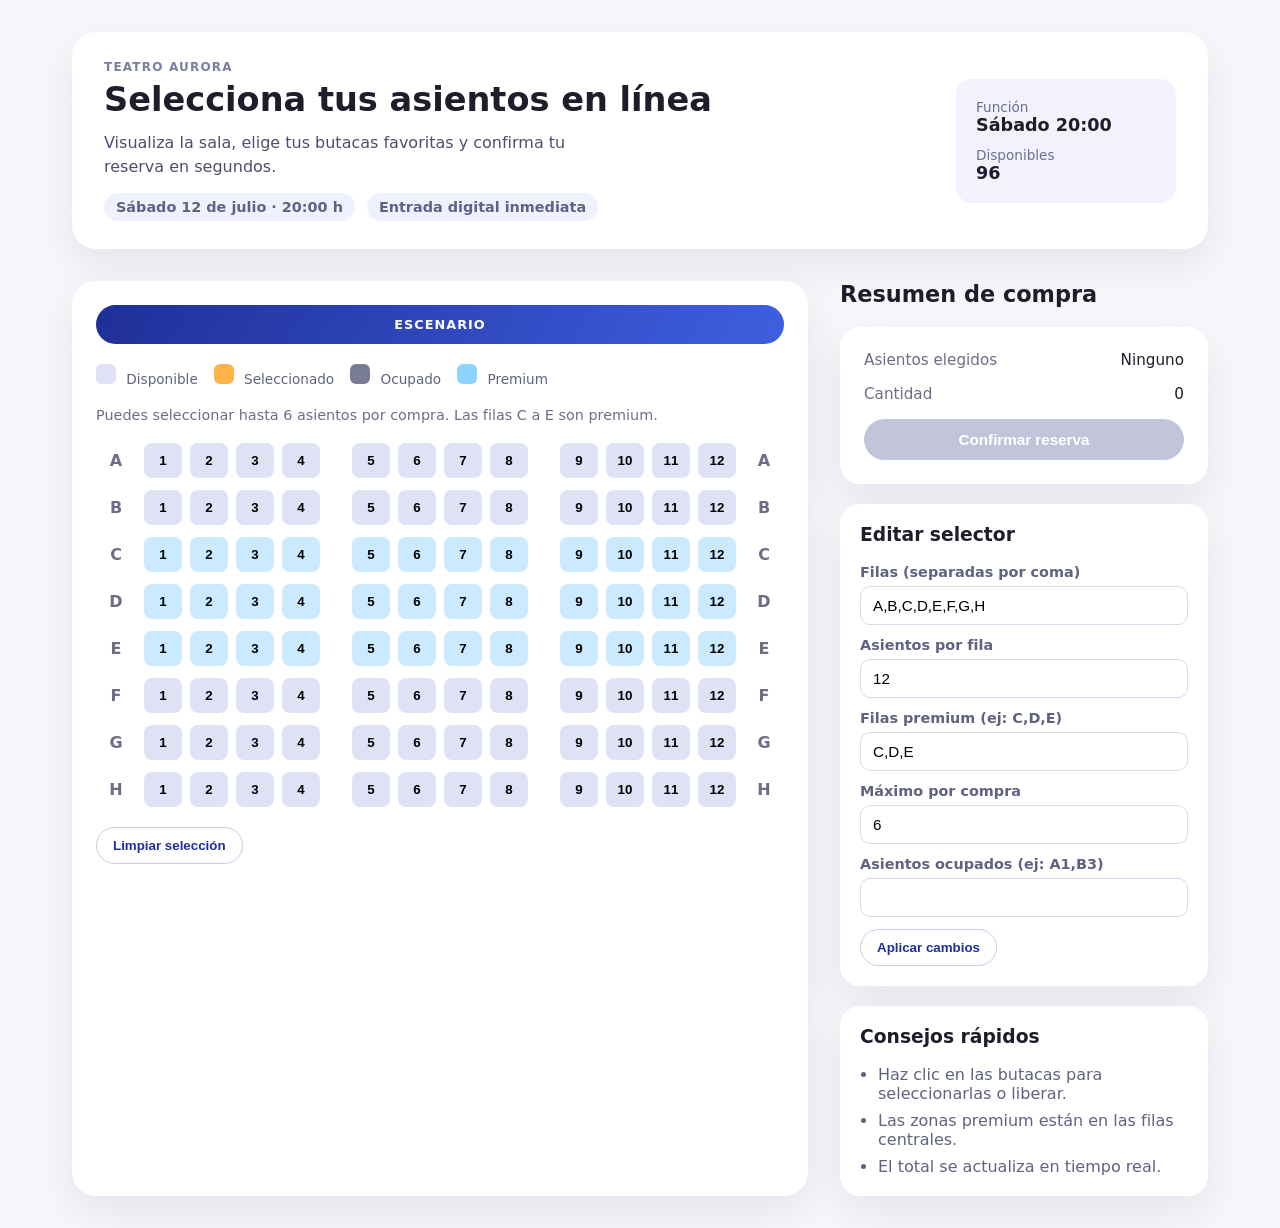
<file: index.html>
<!DOCTYPE html>
<html lang="es">
  <head>
    <meta charset="UTF-8" />
    <meta name="viewport" content="width=device-width, initial-scale=1.0" />
    <title>Selector de asientos - Teatro Aurora</title>
    <link rel="stylesheet" href="styles.css" />
  </head>
  <body>
    <main class="page">
      <header class="hero">
        <div>
          <p class="eyebrow">Teatro Aurora</p>
          <h1>Selecciona tus asientos en línea</h1>
          <p class="subtitle">
            Visualiza la sala, elige tus butacas favoritas y confirma tu reserva en
            segundos.
          </p>
          <div class="meta">
            <span>Sábado 12 de julio · 20:00 h</span>
            <span>Entrada digital inmediata</span>
          </div>
        </div>
        <div class="show-info">
          <div>
            <span class="label">Función</span>
            <span class="value">Sábado 20:00</span>
          </div>
          <div>
            <span class="label">Disponibles</span>
            <span class="value" id="available-count">0</span>
          </div>
        </div>
      </header>

      <section class="seat-selector">
        <div class="screen">Escenario</div>
        <div class="legend">
          <span><span class="seat available"></span> Disponible</span>
          <span><span class="seat selected"></span> Seleccionado</span>
          <span><span class="seat occupied"></span> Ocupado</span>
          <span><span class="seat premium"></span> Premium</span>
        </div>
        <p class="hint" id="selection-hint">
          Puedes seleccionar hasta 6 asientos por compra. Las filas C a E son
          premium.
        </p>
        <div class="seating" id="seating"></div>
        <div class="actions">
          <button class="ghost" id="clear-selection" type="button">Limpiar selección</button>
          <span class="status" id="status-message" aria-live="polite"></span>
        </div>
      </section>

      <aside class="summary">
        <h2>Resumen de compra</h2>
        <div class="summary-card">
          <div class="summary-row">
            <span class="label">Asientos elegidos</span>
            <span class="value" id="selected-seats">Ninguno</span>
          </div>
          <div class="summary-row">
            <span class="label">Cantidad</span>
            <span class="value" id="selected-count">0</span>
          </div>
          <button class="cta" id="reserve" disabled>Confirmar reserva</button>
        </div>
        <div class="config">
          <h3>Editar selector</h3>
          <form id="config-form">
            <label>
              Filas (separadas por coma)
              <input type="text" id="rows-input" value="A,B,C,D,E,F,G,H" />
            </label>
            <label>
              Asientos por fila
              <input type="number" id="seats-input" min="1" max="20" value="12" />
            </label>
            <label>
              Filas premium (ej: C,D,E)
              <input type="text" id="premium-input" value="C,D,E" />
            </label>
            <label>
              Máximo por compra
              <input type="number" id="max-input" min="1" max="20" value="6" />
            </label>
            <label>
              Asientos ocupados (ej: A1,B3)
              <input type="text" id="occupied-input" value="" />
            </label>
            <button class="ghost" type="submit">Aplicar cambios</button>
          </form>
        </div>
        <div class="tips">
          <h3>Consejos rápidos</h3>
          <ul>
            <li>Haz clic en las butacas para seleccionarlas o liberar.</li>
            <li>Las zonas premium están en las filas centrales.</li>
            <li>El total se actualiza en tiempo real.</li>
          </ul>
        </div>
      </aside>
    </main>

    <script src="script.js"></script>
  </body>
</html>
</file>
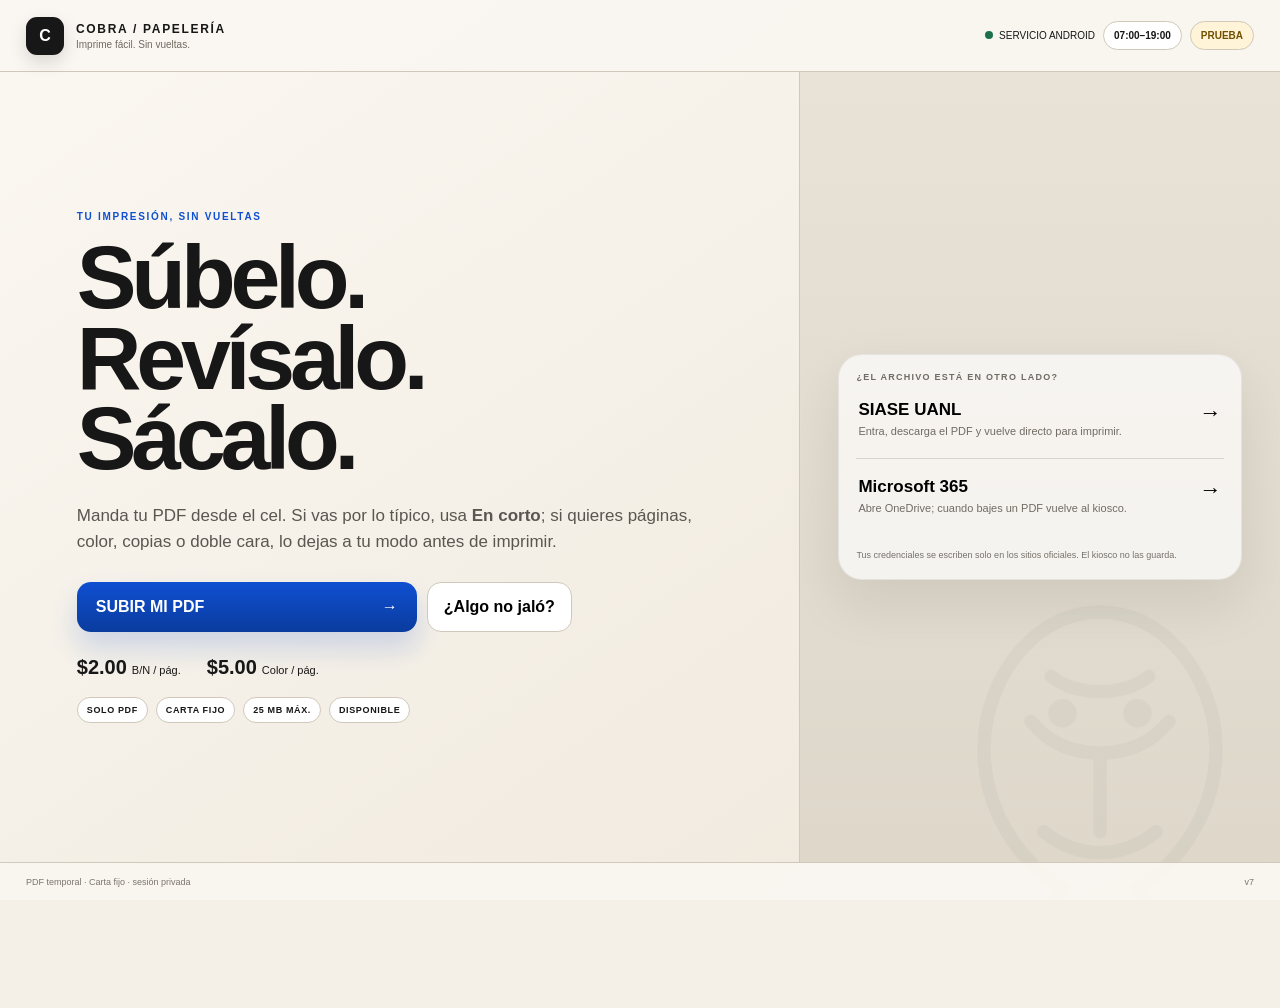
<file: papeleria-android/app/src/main/assets/index.html>
<!doctype html><html lang="es"><head><meta charset="utf-8"><meta name="viewport" content="width=device-width,initial-scale=1,viewport-fit=cover"><meta name="theme-color" content="#f4f0e8"><title>Cobra Print</title><style>
:root{--bg:#f4f0e8;--panel:#fbf8f2;--ink:#171717;--mut:#706b63;--line:#d0c8ba;--blue:#0f4fd1;--blue2:#0a3c9e;--green:#1e704c;--amber:#8a6200;--red:#9a3030;--shadow:0 22px 55px #17171718;--cobra:url("data:image/svg+xml;utf8,<svg xmlns='http://www.w3.org/2000/svg' viewBox='0 0 600 600'><g fill='none' stroke='%23171717' stroke-width='18' stroke-linecap='round' stroke-linejoin='round'><path d='M300 72c-62 0-115 44-141 110-20 51-18 110 6 162 19 42 48 73 86 98-45 38-71 91-71 150'/><path d='M300 72c62 0 115 44 141 110 20 51 18 110-6 162-19 42-48 73-86 98 45 38 71 91 71 150'/><path d='M208 218c22 27 53 42 92 42s70-15 92-42'/><path d='M235 158c17 13 40 20 65 20s48-7 65-20'/><path d='M300 260v105'/><path d='M225 365c23 18 48 28 75 28s52-10 75-28'/><circle cx='250' cy='207' r='10' fill='%23171717'/><circle cx='350' cy='207' r='10' fill='%23171717'/></g></svg>")}
*{box-sizing:border-box}html,body{margin:0;width:100%;height:100%;overflow:hidden;background:var(--bg);color:var(--ink);font-family:Inter,Segoe UI,Arial,sans-serif}button,input{font:inherit}button{cursor:pointer}.hidden{display:none!important}.app{height:100%;display:grid;grid-template-rows:72px 1fr 38px;background:linear-gradient(145deg,#fbf8f2,#eee7db);position:relative}.app:after{content:"";position:absolute;right:-5vh;bottom:-12vh;width:50vh;height:50vh;background:var(--cobra) center/contain no-repeat;opacity:.027;pointer-events:none}.top{display:flex;align-items:center;justify-content:space-between;padding:0 26px;border-bottom:1px solid var(--line);background:#faf7f1ed;z-index:3}.brand{display:flex;align-items:center;gap:12px}.mark{width:38px;height:38px;border-radius:11px;background:#171717;color:#fff;display:grid;place-items:center;font-weight:900;box-shadow:0 7px 18px #0002;user-select:none}.brand b{display:block;font-size:12px;letter-spacing:.14em}.brand small{display:block;font-size:10px;color:var(--mut);margin-top:3px}.status{display:flex;gap:8px;align-items:center;font-size:10px;text-transform:uppercase}.pill{padding:8px 10px;border:1px solid var(--line);border-radius:99px;background:#fff;font-weight:800}.demo{background:#fff4d7;color:#715000}.dot{display:inline-block;width:8px;height:8px;border-radius:50%;background:var(--green);margin-right:6px}.dot.warn{background:var(--amber)}.main{min-height:0;position:relative}.screen{display:none;height:100%;min-height:0;position:relative}.screen.active{display:block}.footer{display:flex;align-items:center;justify-content:space-between;padding:0 26px;border-top:1px solid var(--line);background:#faf7f1ed;font-size:9px;color:#7a756d;z-index:3}.eye{color:var(--blue);font-size:10px;font-weight:900;text-transform:uppercase;letter-spacing:.17em;margin-bottom:15px}.primary{border:0;border-radius:14px;background:linear-gradient(180deg,var(--blue),var(--blue2));color:#fff;padding:16px 19px;font-weight:900;box-shadow:0 16px 28px #0f4fd12d}.secondary{border:1px solid var(--line);border-radius:14px;background:#fff;padding:14px 16px;font-weight:900}.back{border:0;background:transparent;color:var(--mut);font-size:10px;font-weight:900;text-transform:uppercase;letter-spacing:.08em;padding:8px 0}
.home{height:100%;display:grid;grid-template-columns:1.25fr .75fr}.hero{padding:6vh 6vw;display:flex;flex-direction:column;justify-content:center;border-right:1px solid var(--line)}.hero h1{font-size:clamp(54px,7vw,94px);line-height:.9;letter-spacing:-.058em;margin:0}.hero p{font-size:17px;line-height:1.55;color:#5a5650;max-width:650px;margin:24px 0 0}.actions{display:flex;gap:10px;flex-wrap:wrap;margin-top:26px}.start{min-width:340px;font-size:16px;display:flex;justify-content:space-between}.prices{display:flex;gap:26px;margin-top:24px;font-size:11px}.prices b{font-size:20px;margin-right:5px}.badges{display:flex;gap:8px;margin-top:18px;flex-wrap:wrap}.badge{border:1px solid var(--line);background:#fff;border-radius:99px;padding:7px 9px;font-size:9px;font-weight:900;text-transform:uppercase;letter-spacing:.07em}.side{display:flex;align-items:center;padding:4vh 3vw;background:linear-gradient(180deg,#e8e2d7,#ded7ca)}.sidebox{width:100%;border:1px solid #00000012;background:#ffffffa8;border-radius:24px;padding:17px;box-shadow:var(--shadow)}.sidetitle{font-size:9px;text-transform:uppercase;letter-spacing:.14em;font-weight:900;color:var(--mut)}.service{width:100%;border:0;border-top:1px solid #0002;background:transparent;padding:18px 2px;text-align:left;display:grid;grid-template-columns:1fr auto}.service:first-of-type{border-top:0}.service b{font-size:17px}.service span{display:block;margin-top:4px;font-size:11px;color:var(--mut);line-height:1.45}.service em{font-style:normal;font-size:22px}.service.off{opacity:.38;pointer-events:none}.note{font-size:9px;color:#77716a;line-height:1.5;margin-top:14px}.alert{border-left:4px solid var(--amber);background:#fff4d6;color:#705000;padding:10px;font-size:10px;margin-top:12px}
.receive{height:100%;display:grid;grid-template-columns:.8fr 1.2fr}.receivecopy{padding:6vh 5vw;display:flex;flex-direction:column;justify-content:center;border-right:1px solid var(--line)}.receive h2,.admin h2{font-size:40px;letter-spacing:-.04em;margin:0 0 10px}.receive p{font-size:15px;color:#5b5751;line-height:1.5}.steps{margin-top:22px;border-top:1px solid var(--line)}.step{display:grid;grid-template-columns:40px 1fr;padding:12px 0;border-bottom:1px solid var(--line)}.step i{font-style:normal;color:var(--blue);font-weight:900}.step b{display:block}.step span{font-size:10px;color:var(--mut)}.qrzone{display:grid;place-items:center;padding:3vh}.qrbox{width:min(64vh,540px);text-align:center}.qrframe{background:#fff;border:1px solid var(--line);border-radius:22px;padding:16px;box-shadow:var(--shadow)}.qrframe img{display:block;width:100%;border-radius:10px}.qrt{font-size:21px;font-weight:900;margin:15px 0 4px}.qrs{font-size:10px;color:var(--mut)}.qrmeta{display:flex;justify-content:center;gap:7px;flex-wrap:wrap;margin-top:10px}.qrbadge{font-size:9px;font-weight:900;border:1px solid var(--line);border-radius:99px;padding:6px 8px;background:#fff}.wait{display:inline-flex;align-items:center;gap:7px;margin-top:12px;font-size:9px;font-weight:900;text-transform:uppercase;letter-spacing:.09em}.pulse{width:8px;height:8px;border-radius:50%;background:var(--blue);animation:p 1.2s infinite}@keyframes p{50%{opacity:.2}}.direct{margin-top:10px;border:1px solid var(--line);background:#fff;border-radius:12px;padding:10px 12px;font-size:9px;font-weight:900}
.job{height:100%;display:grid;grid-template-columns:1.12fr .88fr}.preview{display:grid;grid-template-rows:58px 1fr 108px;background:#d8d3c9;border-right:1px solid #bbb3a6;min-width:0}.previewhead{display:flex;align-items:center;justify-content:space-between;padding:0 18px;background:#e9e4da;border-bottom:1px solid #beb7ac}.fname{font-weight:900;max-width:52vw;white-space:nowrap;overflow:hidden;text-overflow:ellipsis}.fdetail{font-size:9px;color:var(--mut);margin-top:3px}.zoom{display:flex;gap:5px;align-items:center}.zoom button{width:32px;height:30px;border:1px solid #aaa39a;border-radius:8px;background:#fff;font-weight:900}.tag{font-size:9px;border:1px solid #aaa39a;border-radius:99px;padding:6px 8px}.stage{min-height:0;display:grid;place-items:center;padding:16px}.sheet{height:100%;max-height:calc(100vh - 292px);max-width:88%;aspect-ratio:8.5/11;background:#fff;box-shadow:0 10px 25px #0003;display:grid;place-items:center;overflow:auto}.sheet img{width:100%;height:100%;object-fit:contain;transform-origin:center;transition:.15s}.loading{font-size:9px;color:var(--mut);text-transform:uppercase;letter-spacing:.1em}.pagebar{display:grid;grid-template-rows:42px 1fr;background:#e9e4da;border-top:1px solid #beb7ac}.nav{display:flex;align-items:center;justify-content:center;gap:12px}.nav button,.pagechip{border:1px solid #aaa39a;background:#faf8f3;border-radius:8px;font-weight:900}.nav button{width:38px;height:29px}.pages{display:flex;gap:5px;align-items:center;padding:0 12px 10px;overflow-x:auto}.pagechip{flex:0 0 36px;height:32px}.pagechip.sel{background:#171717;color:#fff}.pagechip.current{outline:2px solid var(--blue);outline-offset:1px}.settings{padding:2.7vh 2.6vw;background:#faf7f1;overflow:auto;display:flex;flex-direction:column}.settings h2{font-size:29px;margin:0 0 4px;letter-spacing:-.03em}.opdraft{font-size:9px;color:var(--mut);text-transform:uppercase;letter-spacing:.09em;margin-bottom:10px}.quick{border:1px solid #c1cce0;background:linear-gradient(135deg,#edf4ff,#fff);border-radius:16px;padding:12px;margin-bottom:10px}.quicktop{display:flex;justify-content:space-between;align-items:center}.quicktop b{font-size:14px}.quicktop span{font-size:9px;color:var(--mut)}.quickactions{display:grid;grid-template-columns:1.25fr .75fr;gap:7px;margin-top:9px}.quickactions button{padding:11px;border-radius:10px;font-size:10px;font-weight:900}.quickmain{border:0;background:#171717;color:#fff}.quicklast{border:1px solid var(--line);background:#fff}.line{display:flex;justify-content:space-between;align-items:center;font-size:10px;padding:8px 0;border-bottom:1px solid var(--line)}.line button{border:0;background:transparent;color:var(--blue);font-size:9px;font-weight:900;text-transform:uppercase}.label{font-size:9px;text-transform:uppercase;letter-spacing:.11em;font-weight:900;color:var(--mut);margin:12px 0 6px}.range{display:grid;grid-template-columns:1fr auto;gap:6px}.range input{border:1px solid #aaa39a;border-radius:10px;background:#fff;padding:10px;font-size:10px}.range button{border:0;border-radius:10px;background:#171717;color:#fff;padding:0 12px;font-size:9px;font-weight:900}.hint{font-size:8px;color:var(--mut);margin-top:4px}.seg{display:grid;border:1px solid #aaa39a;background:#fff;border-radius:12px;overflow:hidden}.seg.two{grid-template-columns:1fr 1fr}.seg button{border:0;border-right:1px solid #aaa39a;background:#fff;padding:10px 7px;font-size:10px;font-weight:900}.seg button:last-child{border-right:0}.seg button.active{background:#171717;color:#fff}.seg button.off{opacity:.4;pointer-events:none}.copies{display:grid;grid-template-columns:46px 1fr 46px;border:1px solid #aaa39a;border-radius:12px;overflow:hidden;background:#fff}.copies button{border:0;background:#fff;font-size:20px}.copies div{display:grid;place-items:center;border-left:1px solid #aaa39a;border-right:1px solid #aaa39a;font-weight:900}.checkout{margin-top:auto;padding-top:14px}.total{font-size:39px;font-weight:900;letter-spacing:-.04em;margin:2px 0 9px}.print{width:100%}.small{width:100%;margin-top:8px}.warn{margin-top:8px;border-left:4px solid var(--amber);background:#fff4d6;color:#705000;padding:8px;font-size:9px}.privacy{font-size:8px;color:#77716a;line-height:1.4;margin-top:8px}
.admin{height:100%;padding:3.5vh 5vw;overflow:auto}.adminhead{display:flex;justify-content:space-between;align-items:flex-end;border-bottom:3px solid #171717;padding-bottom:14px;margin-bottom:18px}.login{max-width:420px;margin-top:6vh}.login input,.field input{width:100%;padding:11px;border:1px solid #aaa39a;border-radius:10px;background:#fff}.metrics{display:grid;grid-template-columns:repeat(4,1fr);border:1px solid var(--line);background:#fff;border-radius:14px;overflow:hidden;max-width:1100px}.metric{padding:14px;border-right:1px solid var(--line);border-bottom:1px solid var(--line)}.metric b{display:block;font-size:22px}.metric span{font-size:8px;text-transform:uppercase;letter-spacing:.08em;color:var(--mut)}.fields{display:grid;grid-template-columns:repeat(3,1fr);gap:12px;margin-top:18px;max-width:1000px}.fields.two{grid-template-columns:repeat(2,1fr)}.field label{display:block;font-size:8px;text-transform:uppercase;letter-spacing:.08em;font-weight:900;color:var(--mut);margin-bottom:5px}.checks{display:grid;grid-template-columns:repeat(3,1fr);gap:8px;max-width:1000px;margin-top:15px}.check{display:flex;gap:7px;align-items:center;border:1px solid var(--line);background:#fff;padding:10px;border-radius:10px;font-size:10px}.check input{width:17px;height:17px}.adminactions{display:flex;gap:8px;flex-wrap:wrap;margin-top:13px}.reprint{display:flex;justify-content:space-between;align-items:center;gap:20px;max-width:1000px;border-top:1px solid var(--line);padding-top:14px;margin-top:18px}.reprint p{font-size:10px;color:var(--mut);margin:4px 0}.sysrow{display:grid;grid-template-columns:1fr 1fr;gap:8px;max-width:1000px;margin-top:12px}.syscard{border:1px solid var(--line);background:#fff;border-radius:11px;padding:11px;font-size:9px}.syscard b{display:block;font-size:12px;margin-bottom:3px}.history{max-width:1100px;margin-top:18px;border:1px solid var(--line);background:#fff;border-radius:13px;overflow:hidden}.hist{display:grid;grid-template-columns:100px 1fr 90px 70px 90px;gap:8px;padding:10px 12px;border-top:1px solid var(--line);font-size:9px;align-items:center}.hist:first-child{border-top:0}.hist b{font-size:10px}.hist small{color:var(--mut)}.danger{background:var(--red)!important}
.closed{height:100%;display:grid;place-items:center;padding:4vw}.closedbox{width:min(820px,92vw);background:#fbf8f2f2;border:1px solid #0001;border-radius:28px;padding:36px;box-shadow:var(--shadow);position:relative;overflow:hidden}.closedbox:after{content:"";position:absolute;right:-20px;bottom:-20px;width:280px;height:280px;background:var(--cobra) center/contain no-repeat;opacity:.045}.closedbox h2{font-size:50px;letter-spacing:-.05em;margin:0 0 10px}.closedbox p{font-size:15px;line-height:1.5;color:#5a5650;max-width:670px}.closedgrid{display:grid;grid-template-columns:repeat(3,1fr);gap:10px;margin-top:18px}.closedk{border:1px solid var(--line);background:#fff;border-radius:13px;padding:13px}.closedk b{display:block;font-size:20px}.closedk span{font-size:8px;text-transform:uppercase;color:var(--mut)}
.overlay{position:absolute;inset:0;background:#17151273;backdrop-filter:blur(4px);display:none;place-items:center;z-index:20}.overlay.show{display:grid}.modal{width:min(520px,86vw);background:#fbf8f2;border-radius:24px;padding:26px;border:1px solid #0001;box-shadow:var(--shadow)}.modal .op{font-size:9px;text-transform:uppercase;letter-spacing:.1em;color:var(--mut)}.modal h3{font-size:32px;letter-spacing:-.035em;margin:7px 0 8px}.modal p{font-size:12px;line-height:1.5;color:#59554f}.modalactions{display:flex;gap:8px;flex-wrap:wrap;margin-top:15px}.toast{position:absolute;left:50%;bottom:48px;transform:translateX(-50%) translateY(10px);background:#171717;color:#fff;border-radius:99px;padding:9px 14px;font-size:9px;font-weight:900;opacity:0;transition:.2s;z-index:30}.toast.show{opacity:1;transform:translateX(-50%)}
@media(max-width:900px){.home,.receive,.job{grid-template-columns:1fr}.side,.receivecopy{display:none}.hero{border-right:0}.settings{max-height:49vh}.metrics,.checks,.fields,.fields.two{grid-template-columns:1fr 1fr}.hist{grid-template-columns:80px 1fr 80px}.hist>:nth-child(n+4){display:none}}
</style></head><body><div class="app"><header class="top"><div class="brand"><div id="mark" class="mark">C</div><div><b>COBRA / PAPELERÍA</b><small>Imprime fácil. Sin vueltas.</small></div></div><div class="status"><span><i id="dot" class="dot"></i><span id="sys">Servicio Android</span></span><span id="hours" class="pill">07:00–19:00</span><span class="pill demo">PRUEBA</span></div></header><main class="main">
<section id="home" class="screen active"><div class="home"><div class="hero"><div class="eye">Tu impresión, sin vueltas</div><h1>Súbelo.<br>Revísalo.<br>Sácalo.</h1><p>Manda tu PDF desde el cel. Si vas por lo típico, usa <b>En corto</b>; si quieres páginas, color, copias o doble cara, lo dejas a tu modo antes de imprimir.</p><div class="actions"><button id="start" class="primary start" onclick="receive()"><span>SUBIR MI PDF</span><span>→</span></button><button class="secondary" onclick="help()">¿Algo no jaló?</button></div><div class="prices"><span><b id="pbw">$2.00</b>B/N / pág.</span><span><b id="pcolor">$5.00</b>Color / pág.</span></div><div class="badges"><span class="badge">Solo PDF</span><span class="badge">Carta fijo</span><span class="badge">25 MB máx.</span><span id="availability" class="badge">Disponible</span></div></div><aside class="side"><div class="sidebox"><div class="sidetitle">¿El archivo está en otro lado?</div><button id="siase" class="service" onclick="openSecure('https://deimos.dgi.uanl.mx/cgi-bin/wspd_cgi.sh/login.htm','SIASE UANL')"><div><b>SIASE UANL</b><span>Entra, descarga el PDF y vuelve directo para imprimir.</span></div><em>→</em></button><button id="ms" class="service" onclick="openSecure('https://www.microsoft365.com/','Microsoft 365')"><div><b>Microsoft 365</b><span>Abre OneDrive; cuando bajes un PDF vuelve al kiosco.</span></div><em>→</em></button><div class="note">Tus credenciales se escriben solo en los sitios oficiales. El kiosco no las guarda.</div><div id="homeAlert" class="alert hidden"></div></div></aside></div></section>
<section id="receive" class="screen"><div class="receive"><div class="receivecopy"><button class="back" onclick="home()">← Cancelar</button><div class="eye">Subida desde celular</div><h2>Escanea y mándalo</h2><p>Usa la misma Wi‑Fi que la tablet. Si esa red no deja que se vean los dispositivos, toca <b>Conexión directa</b>.</p><div class="steps"><div class="step"><i>01</i><div><b>Escanea</b><span>Abre la página del kiosco.</span></div></div><div class="step"><i>02</i><div><b>Sube</b><span>PDF, máximo 25 MB.</span></div></div><div class="step"><i>03</i><div><b>Revisa aquí</b><span>El QR se invalida después del envío.</span></div></div></div></div><div class="qrzone"><div id="qr" class="qrbox"><div class="loading">Preparando sesión…</div></div></div></div></section>
<section id="job" class="screen"><div class="job"><div class="preview"><div class="previewhead"><div><div id="fname" class="fname">Documento PDF</div><div id="fdetail" class="fdetail">—</div></div><div class="zoom"><button onclick="zoom(-.25)">−</button><span id="zoomread" class="tag">100%</span><button onclick="zoom(.25)">+</button></div></div><div class="stage"><div class="sheet"><div id="pload" class="loading">Generando vista previa…</div><img id="pimg" style="display:none" alt="Vista previa"></div></div><div class="pagebar"><div class="nav"><button onclick="prev()">←</button><b id="pread">Página 1 de 1</b><button onclick="next()">→</button></div><div id="pages" class="pages"></div></div></div><aside class="settings"><div class="eye">Ya casi</div><h2>Revisa y manda</h2><div id="opdraft" class="opdraft">Trabajo temporal</div><div class="quick"><div class="quicktop"><div><b>En corto</b><br><span>Todas · B/N · 1 copia · una cara</span></div><b id="quickprice">—</b></div><div class="quickactions"><button class="quickmain" onclick="quickPrint()">IMPRIMIR EN CORTO</button><button id="lastcfg" class="quicklast" onclick="useLastCfg()">Última config.</button></div></div><div class="line"><span><b id="selcount">1</b> página(s)</span><span><button onclick="allPages()">Todas</button><button onclick="onlyCurrent()">Solo esta</button></span></div><div class="label">Páginas</div><div class="range"><input id="range" placeholder="Ej. 1-3, 7, 10-12"><button onclick="applyRange()">APLICAR</button></div><div id="rangehint" class="hint">También puedes tocar los números de abajo.</div><div class="label">A tu modo · Color</div><div class="seg two"><button id="bw" class="active" onclick="setMode('bw')">B/N</button><button id="color" onclick="setMode('color')">Color</button></div><div class="label">Caras</div><div class="seg two"><button id="simplex" class="active" onclick="setDuplex(false)">Una cara</button><button id="duplex" onclick="setDuplex(true)">Doble cara</button></div><div class="label">Copias</div><div class="copies"><button onclick="copies(-1)">−</button><div id="copies">1</div><button onclick="copies(1)">+</button></div><div class="line"><span>Selección</span><b id="seltext">Todas</b></div><div class="line"><span>Papel</span><b>Carta · fijo</b></div><div class="line"><span>Impresión</span><b id="duplextext">Una cara</b></div><div class="checkout"><div class="label">Total estimado</div><div id="total" class="total">$0.00</div><button id="print" class="primary print" onclick="beginPrint()">CONTINUAR A IMPRESIÓN</button><button class="secondary small" onclick="help()">¿Algo no jaló?</button><button class="back small" onclick="cancelJob()">Cancelar y borrar</button><div id="duplexWarn" class="warn hidden">Doble cara depende de que la impresora elegida lo soporte.</div><div class="privacy">Tu PDF es temporal. Al terminar o cancelar se elimina de la sesión.</div></div></aside></div></section>
<section id="admin" class="screen"><div class="admin"><div class="adminhead"><div><div class="eye">Área restringida</div><h2>Control del kiosco</h2></div><button class="back" onclick="home()">Cerrar</button></div><div id="login" class="login"><div class="label">PIN administrador</div><input id="pintry" type="password" inputmode="numeric"><div class="actions"><button class="primary" onclick="login()">Entrar</button></div></div><div id="panel" class="hidden"><div class="metrics"><div class="metric"><b id="sales">$0</b><span>Ventas hoy</span></div><div class="metric"><b id="ops">0</b><span>Operaciones</span></div><div class="metric"><b id="mbw">0</b><span>Páginas B/N</span></div><div class="metric"><b id="mcolor">0</b><span>Páginas color</span></div><div class="metric"><b id="issues">0</b><span>Incidencias</span></div><div class="metric"><b id="avg">$0</b><span>Ticket promedio</span></div><div class="metric"><b id="success">0%</b><span>Éxito</span></div><div class="metric"><b id="peak">—</b><span>Hora pico</span></div></div><div class="fields"><div class="field"><label>Precio B/N</label><input id="pricebw" type="number" step="0.5"></div><div class="field"><label>Precio color</label><input id="pricecolor" type="number" step="0.5"></div><div class="field"><label>PIN</label><input id="newpin" type="password" inputmode="numeric"></div></div><div class="fields two"><div class="field"><label>Apertura</label><input id="open" type="time"></div><div class="field"><label>Cierre</label><input id="close" type="time"></div></div><div class="checks"><label class="check"><input id="eqr" type="checkbox"> QR</label><label class="check"><input id="esiase" type="checkbox"> SIASE</label><label class="check"><input id="ems" type="checkbox"> Microsoft 365</label><label class="check"><input id="ebw" type="checkbox"> B/N</label><label class="check"><input id="ecolor" type="checkbox"> Color</label><label class="check"><input id="forced" type="checkbox"> Fuera de servicio</label><label class="check"><input id="maintenance" type="checkbox"> Mantenimiento</label><label class="check"><input id="sound" type="checkbox"> Sonido / vibración</label><label class="check"><input id="privateName" type="checkbox"> Ocultar nombre</label><label class="check"><input id="autoQr" type="checkbox"> QR automático</label><label class="check"><input id="kioskLock" type="checkbox"> Modo kiosco Android</label></div><div class="adminactions"><button class="primary" onclick="saveAdmin()">Guardar</button><button class="secondary" onclick="exportCsv()">Exportar CSV</button><button class="secondary" onclick="closeDay()">Cerrar día</button><button class="secondary" onclick="stopHotspot()">Apagar conexión directa</button></div><div class="reprint"><div><b>Reimpresión de incidencia</b><p id="reprintinfo">No hay copia temporal.</p></div><button id="reprint" class="primary" onclick="reprint()" disabled>Reimprimir sin cobro</button></div><div class="sysrow"><div class="syscard"><b>Modo kiosco</b><span id="lockstate">Protección básica</span></div><div class="syscard"><b>Conexión directa</b><span id="hotspotstate">Inactiva</span></div></div><div id="history" class="history"></div><div class="adminactions"><button class="primary danger" onclick="clearHist()">Borrar historial</button></div></div></div></section>
<section id="closed" class="screen"><div class="closed"><div class="closedbox"><div class="eye">Terminal no disponible</div><h2 id="closedtitle">Ahorita no está disponible</h2><p>El kiosco está fuera de horario, en mantenimiento o temporalmente cerrado. Si eres administrador, mantén presionada la cobra de arriba.</p><div class="closedgrid"><div class="closedk"><b id="closedhours">07:00–19:00</b><span>Horario</span></div><div class="closedk"><b id="closednow">—</b><span>Hora actual</span></div><div class="closedk"><b id="closedreason">—</b><span>Estado</span></div></div></div></div></section>
<div id="done" class="overlay"><div class="modal"><div id="doneop" class="op">Operación</div><h3>Ya quedó.</h3><p>Tu impresión se mandó. Retira tus hojas y listo. El PDF ya salió de la sesión.</p><div id="donecount" class="op">Nueva sesión en 5 s</div></div></div><div id="idle" class="overlay"><div class="modal"><div class="op">Sesión activa</div><h3>¿Sigues ahí?</h3><p>Si no continúas, el kiosco cerrará tu sesión y borrará el documento.</p><div id="idlecount" class="op">20 s</div><div class="modalactions"><button class="primary" onclick="continueSession()">Sí, sigo</button><button class="secondary" onclick="cancelJob()">Cerrar sesión</button></div></div></div><div id="help" class="overlay"><div class="modal"><div id="helpop" class="op">Ayuda</div><h3>¿Algo no jaló?</h3><p id="helptext">Muestra tu código de operación al encargado.</p><div class="modalactions"><button class="primary" onclick="hideHelp()">Listo</button><button class="secondary" onclick="home()">Volver al inicio</button></div></div></div><div id="toast" class="toast">Listo</div></main><footer class="footer"><span>PDF temporal · Carta fijo · sesión privada</span><span>v7</span></footer></div>
<script>
const DEF={bw:2,color:5,pin:'2580',open:'07:00',close:'19:00',qr:true,siase:true,ms:true,ebw:true,ecolor:true,forced:false,maintenance:false,sound:true,privateName:true,autoQr:false,kioskLock:false};const $=id=>document.getElementById(id);let S={name:'',pages:0,current:0,sel:new Set(),mode:'bw',duplex:false,copies:1,pre:{},op:'',printing:false,zoom:1,idleWarn:null,idleTimer:null,doneTimer:null,qrTimer:null};
function cfg(){let c={...DEF};try{Object.assign(c,JSON.parse(localStorage.getItem('cfg')||'{}'))}catch{}return c}function putcfg(c){localStorage.setItem('cfg',JSON.stringify(c))}function money(n){return new Intl.NumberFormat('es-MX',{style:'currency',currency:'MXN'}).format(n||0)}function show(id){document.querySelectorAll('.screen').forEach(x=>x.classList.remove('active'));$(id).classList.add('active')}function openSecure(u,t){try{Android.openSecure(u,t)}catch{}}function hm(v){let[a,b]=String(v||'00:00').split(':').map(Number);return a*60+b}function sched(){let c=cfg();if(c.maintenance)return{ok:false,why:'Mantenimiento'};if(c.forced)return{ok:false,why:'Fuera de servicio'};let d=new Date(),n=d.getHours()*60+d.getMinutes(),a=hm(c.open),b=hm(c.close),ok=a===b?true:a<b?n>=a&&n<b:n>=a||n<b;return{ok,why:ok?'Disponible':'Fuera de horario'}}
function refresh(){let c=cfg(),s=sched();$('pbw').textContent=money(c.bw);$('pcolor').textContent=money(c.color);$('hours').textContent=`${c.open}–${c.close}`;$('availability').textContent=s.why;$('start').disabled=!c.qr||!s.ok;$('start').style.opacity=$('start').disabled?'.5':'1';$('siase').classList.toggle('off',!c.siase||!s.ok);$('ms').classList.toggle('off',!c.ms||!s.ok);try{let x=JSON.parse(Android.systemStatus());$('dot').className='dot'+(x.printService?'':' warn');$('sys').textContent=x.printService?'Impresión Android':'Sin servicio de impresión'}catch{}if($('home').classList.contains('active')&&!s.ok)closed()}function closed(){let c=cfg(),s=sched();$('closedhours').textContent=`${c.open}–${c.close}`;$('closednow').textContent=new Date().toLocaleTimeString('es-MX',{hour:'2-digit',minute:'2-digit'});$('closedreason').textContent=s.why;show('closed')}function home(){clearIdle();clearInterval(S.qrTimer);try{Android.cancelCurrentJob()}catch{}reset();show('home');refresh()}
function receive(){let c=cfg(),s=sched();if(!c.qr||!s.ok){closed();return}clearIdle();show('receive');$('qr').innerHTML='<div class="loading">Preparando sesión…</div>';try{let x=JSON.parse(Android.newUploadSession());if(!x.ok)throw Error(x.error||'No disponible');$('qr').innerHTML=`<div class="qrframe"><img src="${x.qr}"></div><div class="qrt">Escanea con tu cel</div><div class="qrs">Este QR sirve solo para esta sesión.</div><div class="qrmeta"><span id="qrexp" class="qrbadge">Vence en 3:00</span><span class="qrbadge">PDF · 25 MB máx.</span></div><div class="wait"><i class="pulse"></i>Esperando tu PDF</div><button class="direct" onclick="directConnect()">¿La Wi‑Fi no jala? Conexión directa</button>`;startQrClock(180)}catch(e){$('qr').innerHTML=`<div class="alert"><b>No se pudo crear el QR.</b><br>${esc(e.message)}<br><button class="direct" onclick="directConnect()">Probar conexión directa</button></div>`}}
function startQrClock(n){clearInterval(S.qrTimer);S.qrTimer=setInterval(()=>{n--;let e=$('qrexp');if(e)e.textContent='Vence en '+Math.max(0,Math.floor(n/60))+':'+String(Math.max(0,n%60)).padStart(2,'0');if(n<=0){clearInterval(S.qrTimer);toast('Ese QR ya venció. Genera uno nuevo.')}},1000)}function directConnect(){toast('Preparando conexión directa…');try{Android.startDirectHotspot()}catch{toast('No disponible en esta tablet.')}}window.onDirectHotspotReady=(ssid,pass,wifiQr,uploadQr)=>{$('qr').innerHTML=`<div class="qrframe"><img src="${wifiQr}"></div><div class="qrt">1. Conéctate a ${esc(ssid)}</div><div class="qrs">Contraseña: <b>${esc(pass)}</b></div><div class="qrframe" style="margin-top:10px"><img src="${uploadQr}"></div><div class="qrt">2. Escanea este QR y sube tu PDF</div><div class="wait"><i class="pulse"></i>Esperando tu PDF</div>`;startQrClock(180)};window.onDirectHotspotError=m=>toast(m||'No se pudo crear la conexión directa.');function stopHotspot(){try{Android.stopDirectHotspot();toast('Conexión directa apagada.')}catch{}}
window.onRemotePdfReceived=(name,pages)=>{clearInterval(S.qrTimer);S.name=name;S.pages=Math.max(1,pages||1);S.current=0;S.sel=new Set(Array.from({length:S.pages},(_,i)=>i));let c=cfg();S.mode=c.ebw?'bw':'color';S.duplex=false;S.copies=1;S.pre={};S.zoom=1;S.printing=false;$('fname').textContent=displayName(name);$('fdetail').textContent=`${S.pages} página(s) · PDF listo`;renderPages();sync();show('job');preview(0);armIdle();feedback('received');toast('PDF recibido. Ya quedó.')};window.onBrowserPdfReceived=(n,p)=>toast('PDF descargado. Revísalo y listo.');window.onPdfRejected=m=>{toast(m||'Ese PDF no se pudo abrir.');home()};function displayName(n){if(!cfg().privateName)return n;let s=String(n||'documento.pdf');return s.length<9?'Documento PDF':s.slice(0,4)+'••••.pdf'}
function reset(){S.name='';S.pages=0;S.current=0;S.sel.clear();S.pre={};S.op='';S.printing=false;S.zoom=1;if($('print')){$('print').disabled=false;$('print').textContent='CONTINUAR A IMPRESIÓN'}}function armIdle(){clearIdle();S.idleWarn=setTimeout(()=>{let n=20;$('idle').classList.add('show');$('idlecount').textContent=n+' s';S.idleTimer=setInterval(()=>{n--;$('idlecount').textContent=n+' s';if(n<=0){clearIdle();$('idle').classList.remove('show');home()}},1000)},100000)}function clearIdle(){if(S.idleWarn){clearTimeout(S.idleWarn);S.idleWarn=null}if(S.idleTimer){clearInterval(S.idleTimer);S.idleTimer=null}}function continueSession(){$('idle').classList.remove('show');armIdle()}
function renderPages(){let e=$('pages');e.innerHTML='';for(let i=0;i<S.pages;i++){let b=document.createElement('button');b.className='pagechip'+(S.sel.has(i)?' sel':'')+(i===S.current?' current':'');b.textContent=i+1;b.onclick=()=>{if(i===S.current)togglePage(i);else{S.current=i;preview(i);renderPages()}armIdle()};e.appendChild(b)}}function togglePage(i){if(S.sel.has(i)){if(S.sel.size>1)S.sel.delete(i)}else S.sel.add(i);renderPages();quote()}function allPages(){S.sel=new Set(Array.from({length:S.pages},(_,i)=>i));renderPages();quote();armIdle()}function onlyCurrent(){S.sel=new Set([S.current]);renderPages();quote();armIdle()}function prev(){if(S.current>0){S.current--;preview(S.current);renderPages();armIdle()}}function next(){if(S.current<S.pages-1){S.current++;preview(S.current);renderPages();armIdle()}}function preview(i){$('pread').textContent=`Página ${i+1} de ${S.pages}`;let img=$('pimg'),load=$('pload');if(S.pre[i]){img.src=S.pre[i];img.style.display='block';load.style.display='none';applyZoom();return}img.style.display='none';load.style.display='block';load.textContent='Generando vista previa…';try{Android.requestPreview(i,900)}catch{load.textContent='Vista previa no disponible'}}window.onPreviewReady=(i,d)=>{S.pre[i]=d;if(i===S.current){$('pimg').src=d;$('pimg').style.display='block';$('pload').style.display='none';applyZoom()}};window.onPreviewError=()=>$('pload').textContent='No se pudo generar la vista previa';function zoom(d){S.zoom=Math.max(1,Math.min(2,S.zoom+d));applyZoom();armIdle()}function applyZoom(){$('pimg').style.transform=`scale(${S.zoom})`;$('zoomread').textContent=Math.round(S.zoom*100)+'%'}
function applyRange(){let v=String($('range').value||'').trim(),set=new Set(),ok=true;if(!v){$('rangehint').textContent='Ejemplo: 1-3, 7, 10-12';return}for(let p of v.split(',')){p=p.trim();if(/^\d+$/.test(p)){let n=+p;if(n>=1&&n<=S.pages)set.add(n-1);else ok=false}else if(/^\d+\s*-\s*\d+$/.test(p)){let[a,b]=p.split('-').map(x=>+x.trim());if(a>b)[a,b]=[b,a];if(a<1||b>S.pages){ok=false;continue}for(let n=a;n<=b;n++)set.add(n-1)}else ok=false}if(!ok||!set.size){$('rangehint').textContent='Ese rango no cuadra. Prueba: 1-3, 7, 10-12';return}S.sel=set;renderPages();quote();$('rangehint').textContent=`Listo: ${S.sel.size} página(s).`;armIdle()}
function setMode(m){let c=cfg();if(m==='bw'&&!c.ebw||m==='color'&&!c.ecolor)return;S.mode=m;$('bw').classList.toggle('active',m==='bw');$('color').classList.toggle('active',m==='color');quote();armIdle()}function setDuplex(v){S.duplex=v;$('simplex').classList.toggle('active',!v);$('duplex').classList.toggle('active',v);$('duplextext').textContent=v?'Doble cara':'Una cara';$('duplexWarn').classList.toggle('hidden',!v);armIdle()}function copies(d){S.copies=Math.max(1,Math.min(20,S.copies+d));$('copies').textContent=S.copies;quote();armIdle()}function sync(){let c=cfg();$('bw').classList.toggle('off',!c.ebw);$('color').classList.toggle('off',!c.ecolor);$('copies').textContent=S.copies;setMode(S.mode);setDuplex(false);quote();$('lastcfg').disabled=!localStorage.getItem('lastPrintCfg')}function selCsv(){return[...S.sel].sort((a,b)=>a-b).map(i=>i+1).join(',')}function selLabel(){let a=[...S.sel].sort((a,b)=>a-b);if(a.length===S.pages)return'Todas';if(a.length===1)return`Página ${a[0]+1}`;return a.length<=5?a.map(x=>x+1).join(', '):`${a.length} páginas`}function quote(){let c=cfg(),pp=S.mode==='color'?+c.color:+c.bw;$('selcount').textContent=S.sel.size;$('seltext').textContent=selLabel();$('total').textContent=money(S.sel.size*S.copies*pp);$('quickprice').textContent=money(S.pages*(+c.bw));$('print').disabled=!S.sel.size||S.printing}function quickPrint(){let c=cfg();if(!c.ebw){toast('B/N está desactivado. Usa A tu modo.');return}allPages();S.mode='bw';S.duplex=false;S.copies=1;$('copies').textContent=1;setMode('bw');setDuplex(false);quote();beginPrint()}function useLastCfg(){try{let x=JSON.parse(localStorage.getItem('lastPrintCfg')||'null');if(!x)return;S.mode=x.mode||'bw';S.duplex=!!x.duplex;S.copies=Math.max(1,Math.min(20,+x.copies||1));$('copies').textContent=S.copies;setMode(S.mode);setDuplex(S.duplex);quote();toast('Última configuración aplicada.')}catch{}}
function op(){return'A-'+String(Date.now()).slice(-5)}function beginPrint(){if(S.printing||!S.pages||!S.sel.size)return;let c=cfg(),s=sched();if(!s.ok){closed();return}let total=S.sel.size*S.copies*(S.mode==='color'?+c.color:+c.bw);if((S.sel.size*S.copies>80||total>=300)&&!confirm('Es un trabajo grande. ¿Seguro que quieres continuar?'))return;S.op=op();S.printing=true;clearIdle();$('opdraft').textContent=`Operación ${S.op}`;$('print').disabled=true;$('print').textContent='PROCESANDO…';localStorage.setItem('lastPrintCfg',JSON.stringify({mode:S.mode,duplex:S.duplex,copies:S.copies}));addHist({op:S.op,at:new Date().toISOString(),name:c.privateName?'Documento PDF':S.name,pages:S.sel.size,copies:S.copies,mode:S.mode,duplex:S.duplex,total,status:'opening'});try{Android.printSelected(S.mode,S.copies,selCsv(),S.duplex,'letter',S.op)}catch{status(S.op,'error');S.printing=false;quote();toast('No se pudo abrir impresión.')}}window.onPrintOpened=o=>status(o,'dialog');window.onPrintStatus=(o,s)=>{status(o,s);if(['cancelled','failed','blocked','error'].includes(s)){S.printing=false;$('print').textContent='CONTINUAR A IMPRESIÓN';quote();armIdle()}};window.onPrintFlowFinished=o=>{status(o,'sent');showDone(o)};function showDone(o){feedback('done');$('doneop').textContent=`Operación ${o}`;$('done').classList.add('show');let n=5;$('donecount').textContent=`Nueva sesión en ${n} s`;clearInterval(S.doneTimer);S.doneTimer=setInterval(()=>{n--;$('donecount').textContent=`Nueva sesión en ${n} s`;if(n<=0){clearInterval(S.doneTimer);$('done').classList.remove('show');reset();let c=cfg();show('home');refresh();if(c.autoQr&&c.qr)setTimeout(receive,250)}},1000)}function cancelJob(){if(confirm('¿Cancelar y borrar este documento?'))home()}function help(){$('helpop').textContent=S.op?`Operación ${S.op}`:(S.name?'Trabajo temporal':'Ayuda');$('helptext').textContent=S.op?'Muestra este código al encargado si necesitas ayuda o reimpresión.':'Si no tienes operación, vuelve al inicio y genera un QR nuevo.';$('help').classList.add('show')}function hideHelp(){$('help').classList.remove('show')}
function hist(){try{return JSON.parse(localStorage.getItem('history')||'[]')}catch{return[]}}function saveHist(h){localStorage.setItem('history',JSON.stringify(h.slice(0,250)))}function addHist(j){let h=hist();h.unshift(j);saveHist(h)}function status(o,s){let h=hist(),j=h.find(x=>x.op===o);if(j){j.status=s;j.updatedAt=new Date().toISOString();saveHist(h)}}function showAdmin(){clearIdle();show('admin');$('login').classList.remove('hidden');$('panel').classList.add('hidden');$('pintry').value=''}function login(){let c=cfg();if($('pintry').value!==String(c.pin)){toast('PIN incorrecto');return}$('login').classList.add('hidden');$('panel').classList.remove('hidden');$('pricebw').value=c.bw;$('pricecolor').value=c.color;$('newpin').value=c.pin;$('open').value=c.open;$('close').value=c.close;$('eqr').checked=c.qr;$('esiase').checked=c.siase;$('ems').checked=c.ms;$('ebw').checked=c.ebw;$('ecolor').checked=c.ecolor;$('forced').checked=c.forced;$('maintenance').checked=c.maintenance;$('sound').checked=c.sound;$('privateName').checked=c.privateName;$('autoQr').checked=c.autoQr;$('kioskLock').checked=c.kioskLock;renderAdmin()}function saveAdmin(){let c=cfg();c.bw=Math.max(0,+$('pricebw').value||0);c.color=Math.max(0,+$('pricecolor').value||0);c.pin=$('newpin').value||c.pin;c.open=$('open').value||c.open;c.close=$('close').value||c.close;c.qr=$('eqr').checked;c.siase=$('esiase').checked;c.ms=$('ems').checked;c.ebw=$('ebw').checked;c.ecolor=$('ecolor').checked;c.forced=$('forced').checked;c.maintenance=$('maintenance').checked;c.sound=$('sound').checked;c.privateName=$('privateName').checked;c.autoQr=$('autoQr').checked;c.kioskLock=$('kioskLock').checked;putcfg(c);try{Android.setKioskLock(c.kioskLock)}catch{}refresh();renderAdmin();toast('Configuración guardada.')}
function renderAdmin(){let h=hist(),today=new Date().toDateString(),d=h.filter(x=>new Date(x.at).toDateString()===today),sales=d.reduce((a,x)=>a+(+x.total||0),0),bad=d.filter(x=>['failed','cancelled','blocked','error'].includes(x.status)).length;$('sales').textContent=money(sales);$('ops').textContent=d.length;$('mbw').textContent=d.filter(x=>x.mode==='bw').reduce((a,x)=>a+x.pages*x.copies,0);$('mcolor').textContent=d.filter(x=>x.mode==='color').reduce((a,x)=>a+x.pages*x.copies,0);$('issues').textContent=bad;$('avg').textContent=money(d.length?sales/d.length:0);$('success').textContent=(d.length?Math.round((d.length-bad)*100/d.length):0)+'%';let hrs={};d.forEach(x=>{let h=new Date(x.at).getHours();hrs[h]=(hrs[h]||0)+1});let ph=Object.keys(hrs).sort((a,b)=>hrs[b]-hrs[a])[0];$('peak').textContent=ph===undefined?'—':String(ph).padStart(2,'0')+':00';try{let st=JSON.parse(Android.systemStatus());$('reprint').disabled=!st.reprintAvailable;$('reprintinfo').textContent=st.reprintAvailable?`Operación ${st.reprintOperation} · ${st.reprintSeconds} s`:'No hay copia temporal.';$('lockstate').textContent=st.lockTask?'Activo':'Protección básica';$('hotspotstate').textContent=st.hotspot?'Activa':'Inactiva'}catch{}let e=$('history');e.innerHTML=h.length?'':'<div style="padding:12px">Sin operaciones registradas.</div>';h.slice(0,80).forEach(j=>{let r=document.createElement('div');r.className='hist';r.innerHTML=`<b>${esc(j.op)}</b><div><b>${esc(j.name)}</b><br><small>${new Date(j.at).toLocaleString('es-MX')} · ${j.pages} pág. × ${j.copies}</small></div><b>${money(j.total)}</b><span>${j.mode==='color'?'COLOR':'B/N'}</span><span>${esc(j.status)}</span>`;e.appendChild(r)})}function reprint(){if(confirm('¿Reimprimir sin volver a cobrar?'))try{Android.reprintLast()}catch{}}function clearHist(){if(confirm('¿Borrar historial local?')){localStorage.removeItem('history');renderAdmin()}}function rows(){let h=hist();return[['Fecha','Operación','Archivo','Páginas','Copias','Modo','Doble cara','Total','Estado'],...h.map(j=>[j.at,j.op,j.name,j.pages,j.copies,j.mode,j.duplex?'si':'no',j.total,j.status])]}function exportCsv(){downloadCsv(rows(),'papeleria_historial.csv')}function closeDay(){let t=new Date().toDateString(),d=hist().filter(x=>new Date(x.at).toDateString()===t);if(!d.length){toast('Hoy todavía no hay operaciones.');return}downloadCsv([['Fecha','Operación','Páginas','Copias','Modo','Total','Estado'],...d.map(j=>[j.at,j.op,j.pages,j.copies,j.mode,j.total,j.status])],'cierre_'+new Date().toISOString().slice(0,10)+'.csv');toast('Cierre del día exportado.')}function downloadCsv(r,n){let csv=r.map(x=>x.map(v=>`"${String(v??'').replace(/"/g,'""')}"`).join(',')).join('\n'),a=document.createElement('a');a.href=URL.createObjectURL(new Blob([csv],{type:'text/csv;charset=utf-8'}));a.download=n;a.click();setTimeout(()=>URL.revokeObjectURL(a.href),500)}
function feedback(k){if(!cfg().sound)return;try{Android.feedback(k)}catch{}}function toast(t){let e=$('toast');e.textContent=t;e.classList.add('show');clearTimeout(window.__toast);window.__toast=setTimeout(()=>e.classList.remove('show'),2200)}function esc(s){return String(s||'').replace(/[&<>"']/g,c=>({'&':'&amp;','<':'&lt;','>':'&gt;','"':'&quot;',"'":'&#39;'}[c]))}let hold;$('mark').addEventListener('pointerdown',()=>hold=setTimeout(()=>{showAdmin();feedback('tap')},2400));['pointerup','pointerleave','pointercancel'].forEach(e=>$('mark').addEventListener(e,()=>clearTimeout(hold)));refresh();setInterval(()=>{if($('admin').classList.contains('active')&&!$('panel').classList.contains('hidden'))renderAdmin();if($('closed').classList.contains('active'))closed()},5000);
</script></body></html>
</file>
<file: styles.css>
:root {
  color-scheme: light;
  font-family: "Inter", "Segoe UI", system-ui, sans-serif;
  background: #f6f6fb;
  color: #1d1d2b;
}

* {
  box-sizing: border-box;
}

body {
  margin: 0;
  background: #f6f6fb;
}

.page {
  display: grid;
  gap: 32px;
  padding: 32px;
  max-width: 1200px;
  margin: 0 auto;
  grid-template-columns: minmax(0, 2fr) minmax(280px, 1fr);
}

.hero {
  grid-column: 1 / -1;
  display: flex;
  align-items: center;
  justify-content: space-between;
  gap: 24px;
  background: #ffffff;
  padding: 28px 32px;
  border-radius: 24px;
  box-shadow: 0 16px 40px rgba(29, 29, 43, 0.08);
}

.hero h1 {
  margin: 6px 0 12px;
  font-size: 2.1rem;
}

.eyebrow {
  margin: 0;
  font-weight: 600;
  color: #7a7fa0;
  text-transform: uppercase;
  letter-spacing: 0.1em;
  font-size: 0.75rem;
}

.subtitle {
  margin: 0;
  color: #4c4f6b;
  max-width: 520px;
  line-height: 1.5;
}

.meta {
  margin-top: 14px;
  display: flex;
  flex-wrap: wrap;
  gap: 12px;
  font-size: 0.9rem;
  color: #5f6280;
}

.meta span {
  background: #f0f1ff;
  padding: 6px 12px;
  border-radius: 999px;
  font-weight: 600;
}

.show-info {
  display: grid;
  gap: 12px;
  background: #f2f2ff;
  padding: 20px;
  border-radius: 16px;
  min-width: 220px;
}

.show-info .label {
  display: block;
  color: #6d6f8c;
  font-size: 0.85rem;
}

.show-info .value {
  font-weight: 700;
  font-size: 1.1rem;
}

.seat-selector {
  background: #ffffff;
  padding: 24px;
  border-radius: 24px;
  box-shadow: 0 16px 40px rgba(29, 29, 43, 0.08);
}

.screen {
  text-align: center;
  padding: 12px;
  border-radius: 999px;
  background: linear-gradient(120deg, #1f2f98, #3f5fe0);
  color: #ffffff;
  margin-bottom: 20px;
  font-weight: 600;
  letter-spacing: 0.08em;
  text-transform: uppercase;
  font-size: 0.8rem;
}

.legend {
  display: flex;
  flex-wrap: wrap;
  gap: 16px;
  font-size: 0.85rem;
  color: #5f6280;
  margin-bottom: 20px;
}

.hint {
  margin: 0 0 20px;
  color: #6b6e86;
  font-size: 0.9rem;
}

.seat {
  width: 20px;
  height: 20px;
  border-radius: 6px;
  display: inline-block;
  margin-right: 6px;
}

.seat.available {
  background: #dfe2f5;
}

.seat.selected {
  background: #ffb347;
}

.seat.occupied {
  background: #787b94;
}

.seat.premium {
  background: #8dd3ff;
}

.seating {
  display: grid;
  gap: 12px;
}

.row {
  display: grid;
  grid-template-columns:
    40px repeat(4, minmax(0, 1fr)) 16px repeat(4, minmax(0, 1fr)) 16px
    repeat(4, minmax(0, 1fr)) 40px;
  gap: 8px;
  align-items: center;
}

.row-label {
  text-align: center;
  font-weight: 600;
  color: #6b6e86;
}

.seat-button {
  border: none;
  background: #dfe2f5;
  border-radius: 8px;
  padding: 10px 0;
  font-weight: 600;
  cursor: pointer;
  transition: transform 0.2s ease, box-shadow 0.2s ease;
}

.seat-button:hover:not(:disabled) {
  transform: translateY(-2px);
  box-shadow: 0 10px 20px rgba(18, 23, 65, 0.12);
}

.seat-button.selected {
  background: #ffb347;
}

.seat-button.premium {
  background: #cbe9ff;
}

.seat-button.premium.selected {
  background: #6fb6ff;
  color: #ffffff;
}

.seat-button.occupied {
  background: #9a9db5;
  color: #ffffff;
  cursor: not-allowed;
}

.seat-spacer {
  height: 1px;
}

.seat-button:focus-visible {
  outline: 2px solid #1f2f98;
  outline-offset: 2px;
}

.actions {
  margin-top: 20px;
  display: flex;
  flex-wrap: wrap;
  gap: 16px;
  align-items: center;
  justify-content: space-between;
}

.ghost {
  border: 1px solid #c8cbe2;
  padding: 10px 16px;
  border-radius: 999px;
  background: #ffffff;
  cursor: pointer;
  font-weight: 600;
  color: #1f2f98;
}

.status {
  font-size: 0.9rem;
  color: #1f2f98;
  font-weight: 600;
}

.summary {
  display: grid;
  gap: 20px;
}

.summary h2 {
  margin: 0;
  font-size: 1.4rem;
}

.summary-card {
  background: #ffffff;
  padding: 24px;
  border-radius: 20px;
  box-shadow: 0 16px 40px rgba(29, 29, 43, 0.08);
  display: grid;
  gap: 16px;
}

.config {
  background: #ffffff;
  padding: 20px;
  border-radius: 20px;
  box-shadow: 0 16px 40px rgba(29, 29, 43, 0.08);
}

.config h3 {
  margin-top: 0;
}

#config-form {
  display: grid;
  gap: 12px;
}

#config-form label {
  display: grid;
  gap: 6px;
  font-size: 0.9rem;
  color: #5f6280;
  font-weight: 600;
}

#config-form input {
  border: 1px solid #d7d9ec;
  border-radius: 10px;
  padding: 10px 12px;
  font-size: 0.95rem;
  font-weight: 500;
}

#config-form .ghost {
  justify-self: flex-start;
}

.summary-row {
  display: flex;
  justify-content: space-between;
  font-size: 0.95rem;
}

.summary-row .label {
  color: #6b6e86;
}

.cta {
  border: none;
  border-radius: 999px;
  padding: 12px;
  font-weight: 700;
  font-size: 0.95rem;
  background: #1f2f98;
  color: #ffffff;
  cursor: pointer;
}

.cta:disabled {
  background: #c2c5da;
  cursor: not-allowed;
}

.tips {
  background: #ffffff;
  padding: 20px;
  border-radius: 20px;
  box-shadow: 0 16px 40px rgba(29, 29, 43, 0.08);
}

.tips h3 {
  margin-top: 0;
}

.tips ul {
  margin: 0;
  padding-left: 18px;
  color: #5f6280;
  display: grid;
  gap: 8px;
}

@media (max-width: 900px) {
  .page {
    grid-template-columns: 1fr;
  }

  .hero {
    flex-direction: column;
    align-items: flex-start;
  }
}

@media (max-width: 600px) {
  .row {
    grid-template-columns:
      30px repeat(4, minmax(0, 1fr)) 12px repeat(4, minmax(0, 1fr)) 12px
      repeat(4, minmax(0, 1fr)) 30px;
  }

  .seat-button {
    font-size: 0.75rem;
    padding: 8px 0;
  }
}
</file>
